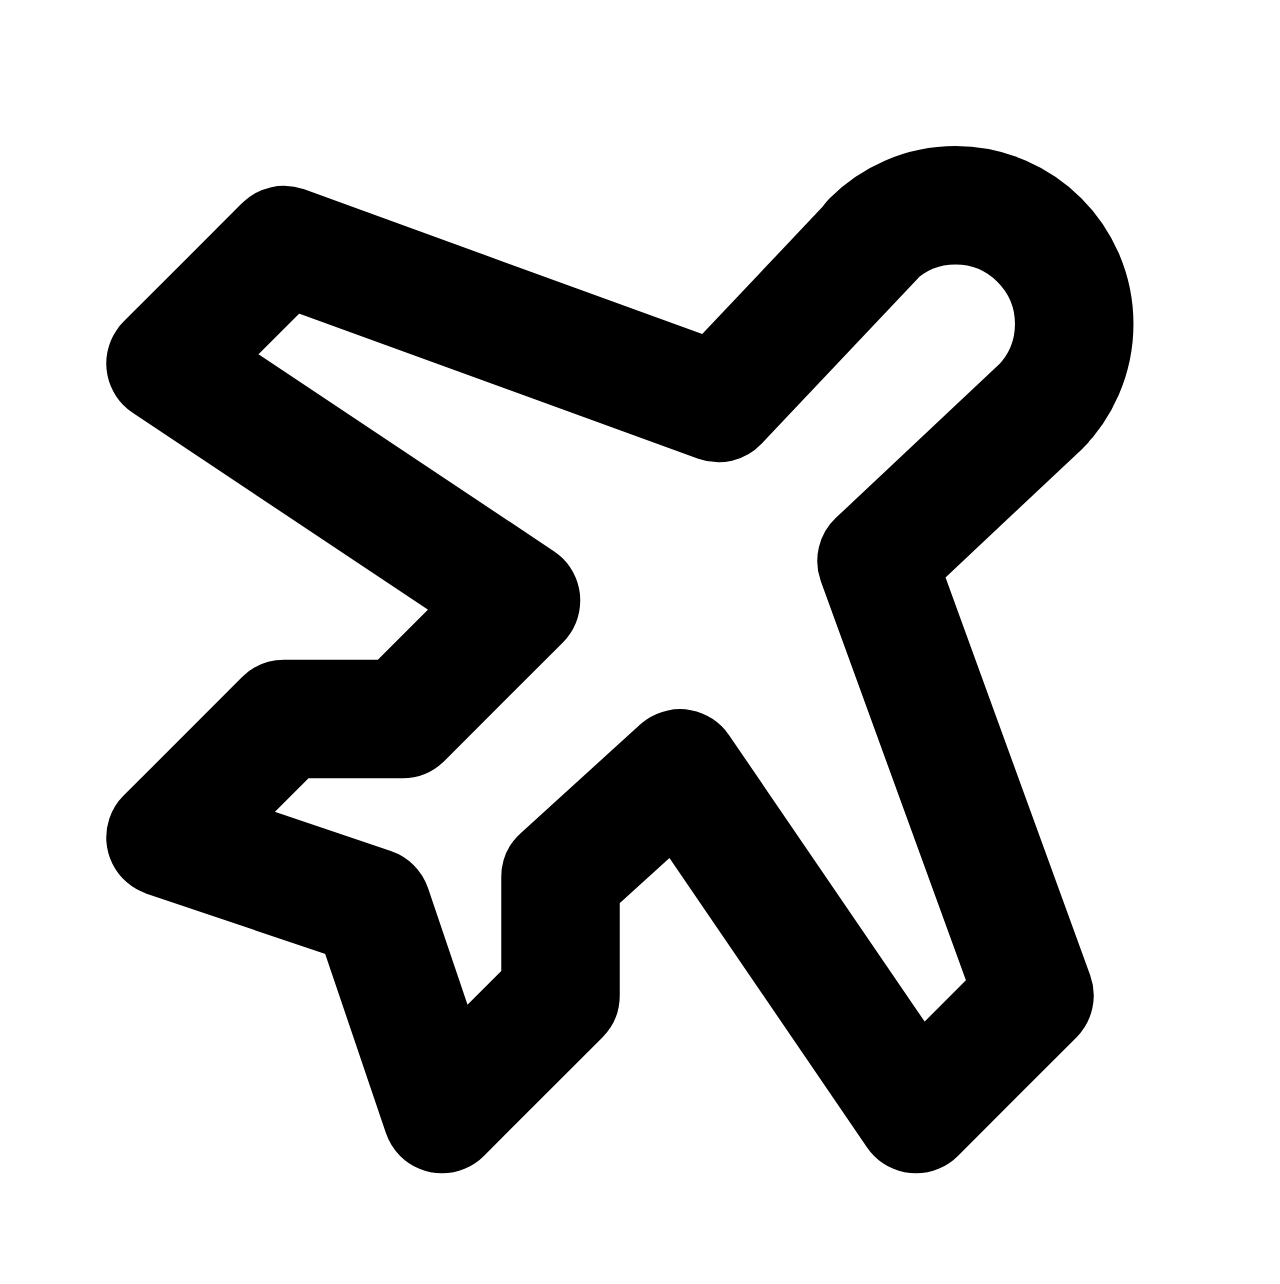
<file: extra.html>
<!DOCTYPE html>
<html lang="en">
<head>
    <meta charset="UTF-8">
    <meta name="viewport" content="width=device-width, initial-scale=1.0">
    <title>Document</title>
</head>
<body>
    <svg style="color: white" xmlns="http://www.w3.org/2000/svg" viewBox="0 0 256 256"><rect width="256" height="256" fill="none"></rect><path d="M209.5,80.4,175.9,112l32,88-24,24-47.8-70-24.2,22v24l-24,24L73.7,182.1,31.9,168l24-24h24l24-24-72-48,24-24,88,32,31.7-33.5-.7.5a24,24,0,0,1,34,34Z" fill="white" stroke="#000" stroke-linecap="round" stroke-linejoin="round" stroke-width="24"></path></svg>
</body>
</html>
</file>
